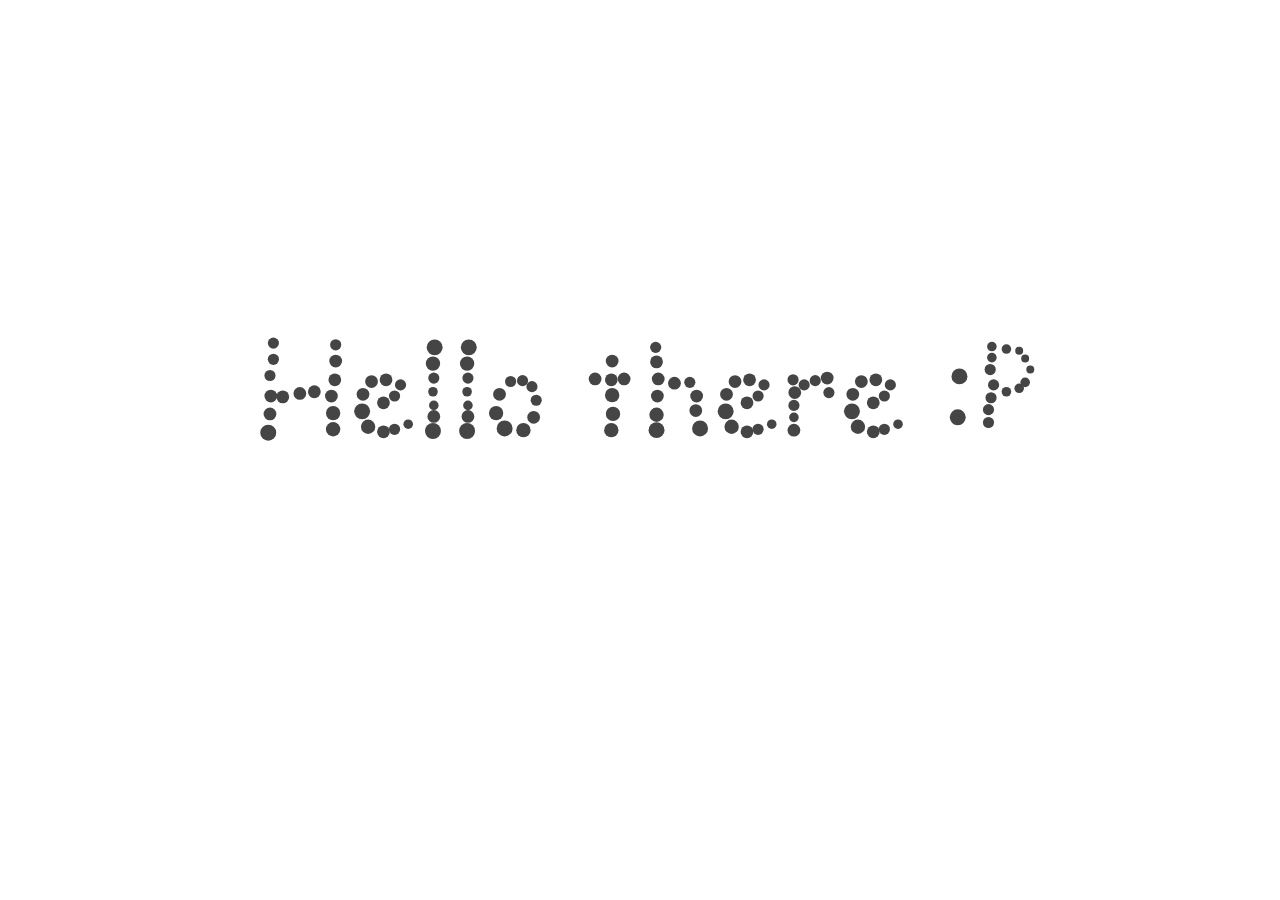
<file: bubble-words/index.html>
<!DOCTYPE html>
<html>
  <head>
    <script type="text/javascript" src="https://code.jquery.com/jquery-1.10.2.min.js"></script>
    <script type="text/javascript" src="alphabet.js"></script>
    <link rel="stylesheet" type="text/css" href="style.css">
  </head>
  <body>
    <canvas id="myCanvas"></canvas>

    <script type="text/javascript" src="bubbles.js"></script>
    <script type="text/javascript" src="index.js"></script>
  </body>
</html>
</file>
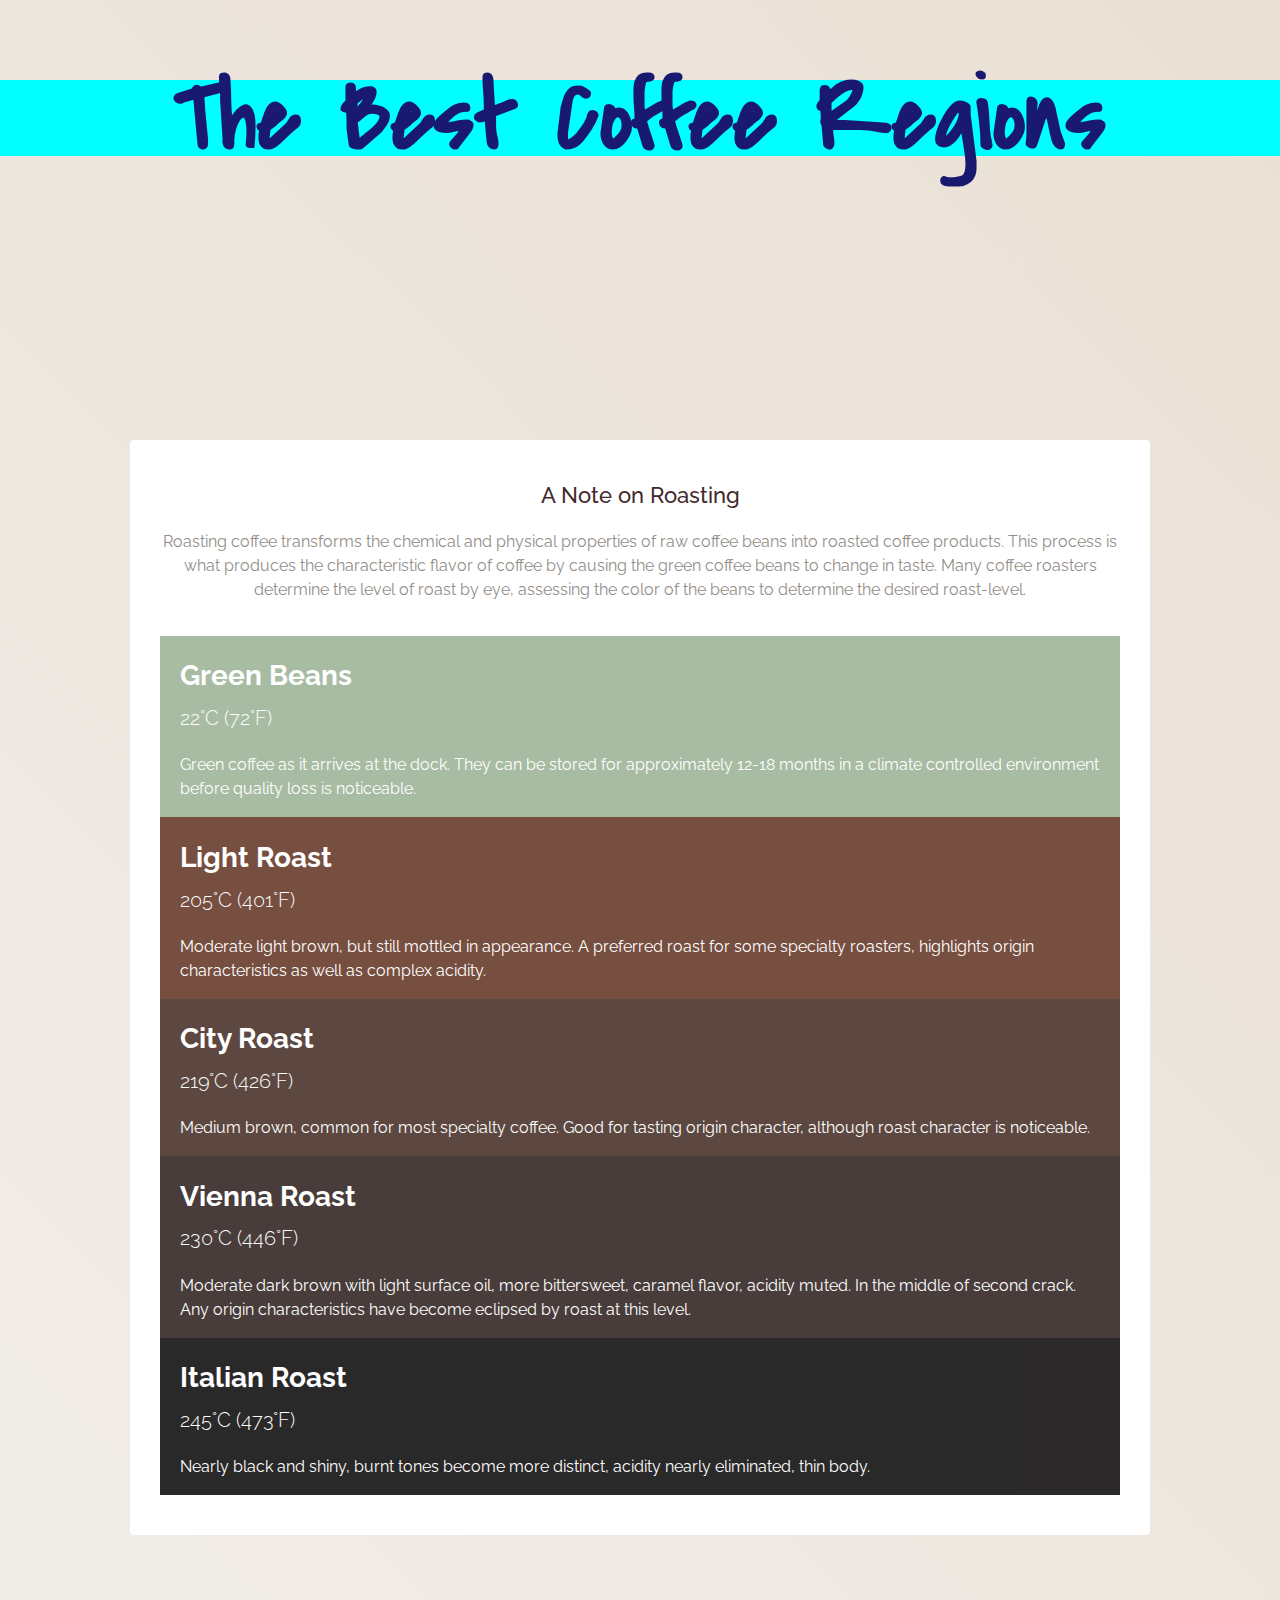
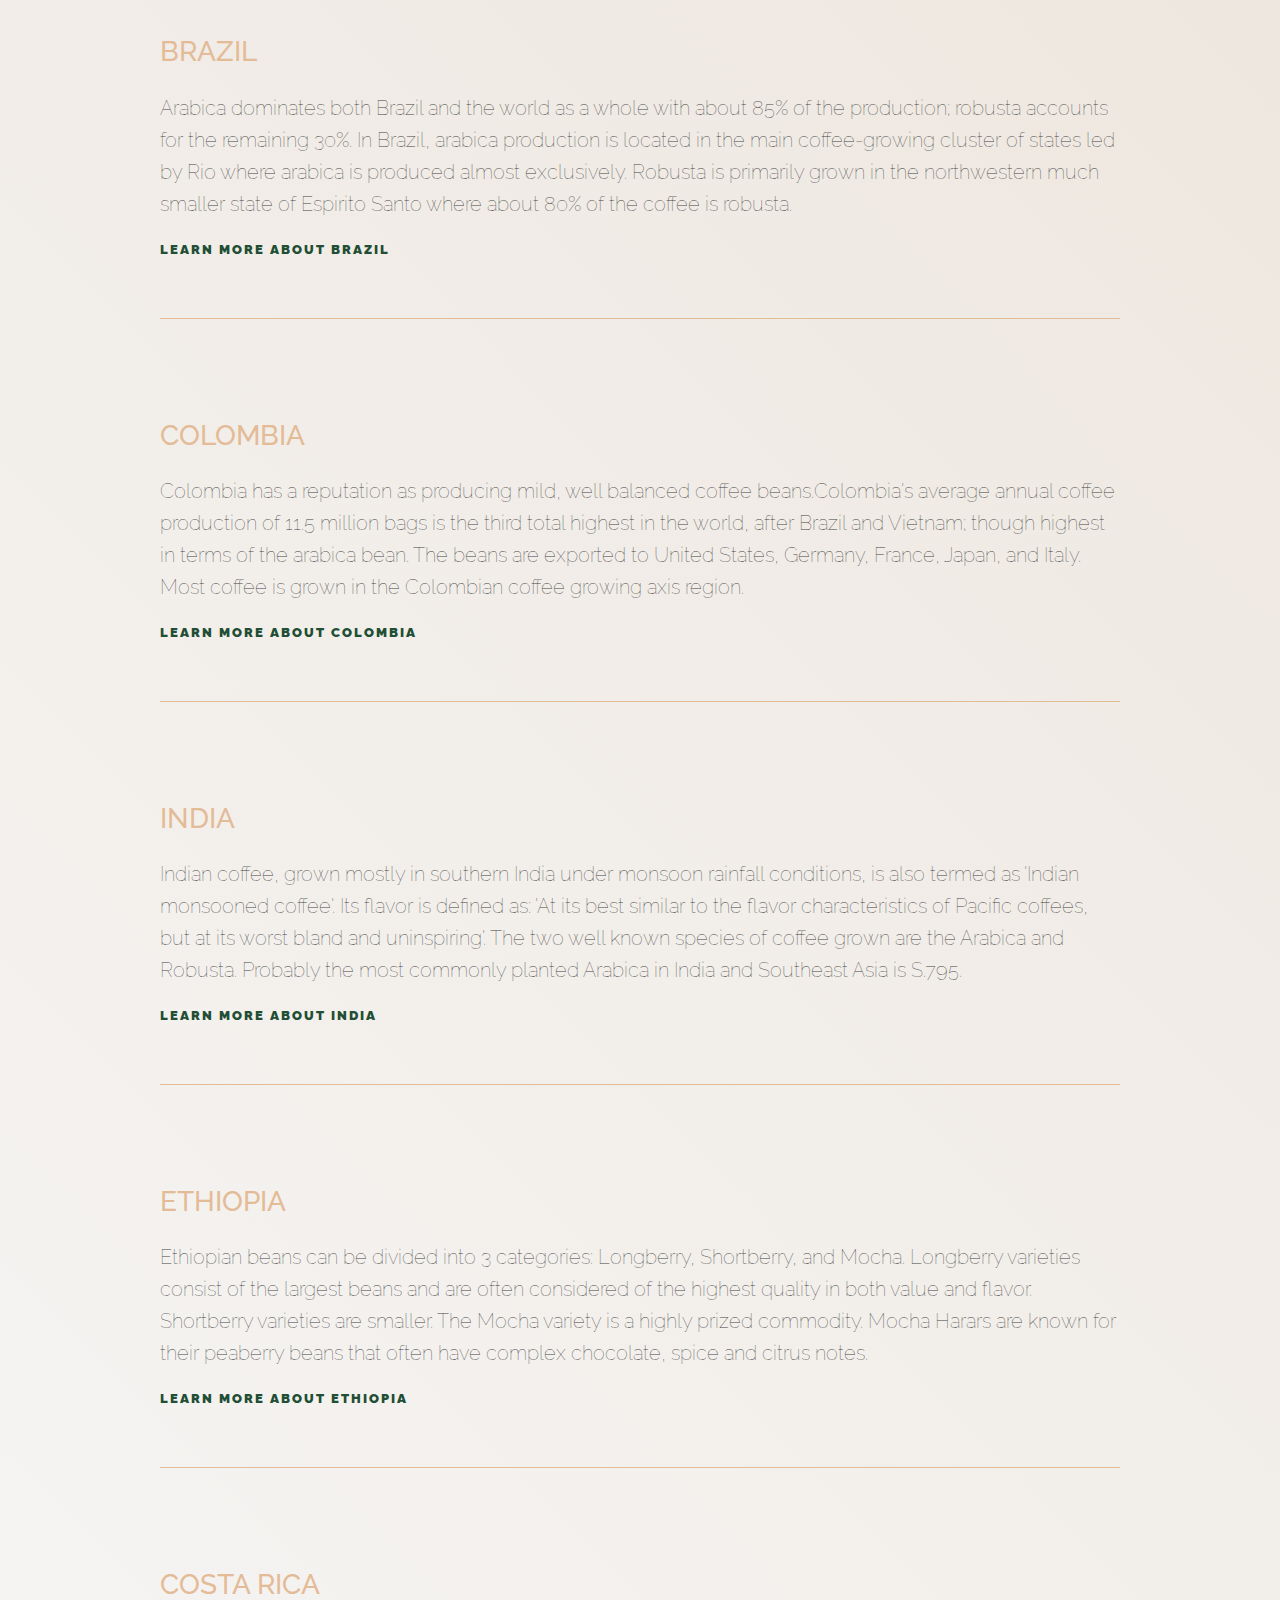
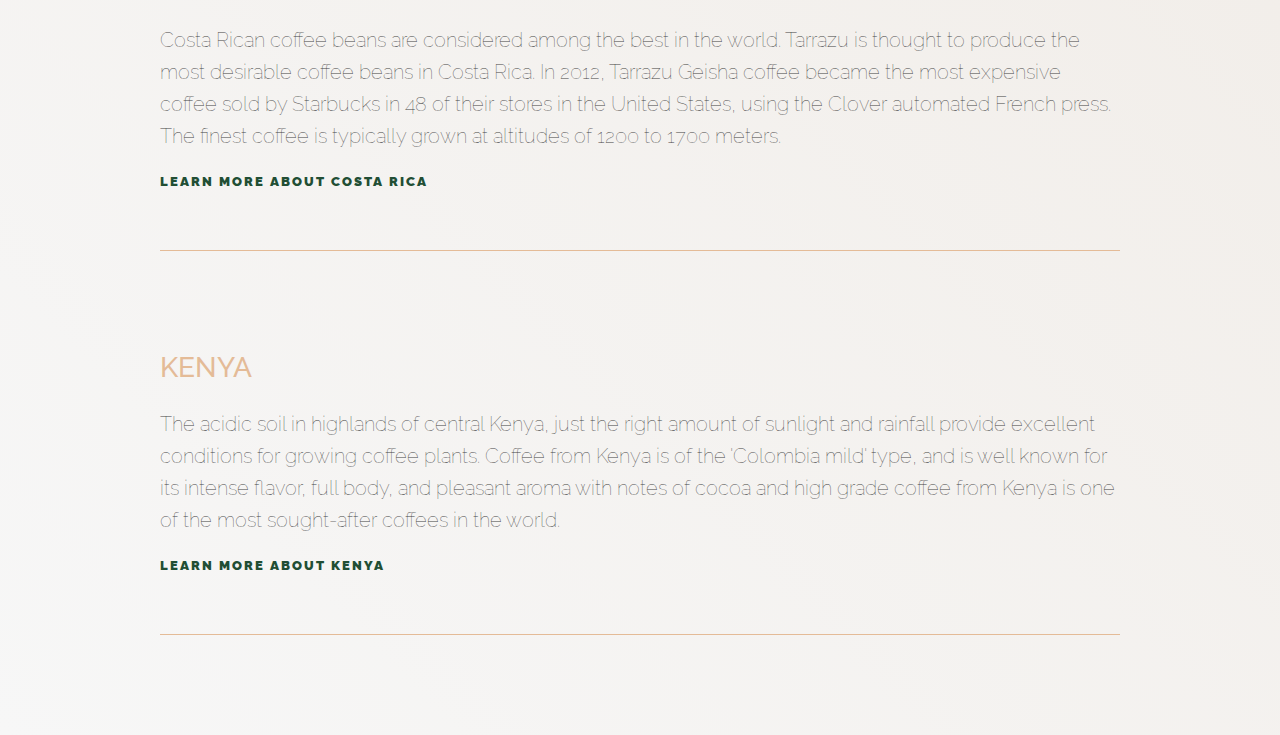
<file: coffee-regions/index.html>
<!DOCTYPE html>
<html>
<head>
  <title>The Best Coffee - By Region</title>
  <link href='https://fonts.googleapis.com/css?family=Covered+By+Your+Grace|Raleway:100,500,600,800' rel='stylesheet'>
  <link rel='stylesheet' href='style.css'>
</head>
<body>

  <div class='header'>
    <h1>The Best Coffee Regions</h1>
  </div>

  <div class='roasting'>
    <h3>A Note on Roasting</h3>
    <p>Roasting coffee transforms the chemical and physical properties of raw coffee beans into roasted coffee products. This process is what produces the characteristic flavor of coffee by causing the green coffee beans to change in taste. Many coffee roasters determine the level of roast by eye, assessing the color of the beans to determine the desired roast-level.</p>
  <br>
      <div class='spectrum'>
        <div class='green'>
          <h4>Green Beans</h4>
          <h5>22&degC (72&degF)</h5>
          <p>Green coffee as it arrives at the dock. They can be stored for approximately 12-18 months in a climate controlled environment before quality loss is noticeable.</p>
        </div>
        <div class='light'>
          <h4>Light Roast</h4>
          <h5>205&degC (401&degF)</h5>
          <p>Moderate light brown, but still mottled in appearance. A preferred roast for some specialty roasters, highlights origin characteristics as well as complex acidity.</p>
        </div>
        <div class='city'>
          <h4>City Roast</h4>
          <h5>219&degC (426&degF)</h5>
          <p>Medium brown, common for most specialty coffee. Good for tasting origin character, although roast character is noticeable.</p>
        </div>
        <div class='vienna'>
          <h4>Vienna Roast</h4>
          <h5>230&degC (446&degF)</h5>
          <p>Moderate dark brown with light surface oil, more bittersweet, caramel flavor, acidity muted. In the middle of second crack. Any origin characteristics have become eclipsed by roast at this level.</p>
        </div>
        <div class='italian'>
          <h4>Italian Roast</h4>
          <h5>245&degC (473&degF)</h5>
          <p>Nearly black and shiny, burnt tones become more distinct, acidity nearly eliminated, thin body.</p>
        </div>
      </div>
  </div>

  <ul>
    <li>
      <h2>Brazil</h2>
      <p>Arabica dominates both Brazil and the world as a whole with about 85% of the production; robusta accounts for the remaining 30%. In Brazil, arabica production is located in the main coffee-growing cluster of states led by Rio where arabica is
        produced almost exclusively. Robusta is primarily grown in the northwestern much smaller state of Espirito Santo where about 80% of the coffee is robusta.</p>
      <a href='#'>Learn More about Brazil</a>
    </li>
    <li>
      <h2>Colombia</h2>
      <p>Colombia has a reputation as producing mild, well balanced coffee beans.Colombia's average annual coffee production of 11.5 million bags is the third total highest in the world, after Brazil and Vietnam; though highest in terms of the arabica
        bean. The beans are exported to United States, Germany, France, Japan, and Italy. Most coffee is grown in the Colombian coffee growing axis region.</p>
      <a href='#'>Learn More about Colombia</a>
    </li>
    <li>
      <h2>India</h2>
      <p>Indian coffee, grown mostly in southern India under monsoon rainfall conditions, is also termed as 'Indian monsooned coffee'. Its flavor is defined as: 'At its best similar to the flavor characteristics of Pacific coffees, but at its worst bland and uninspiring'. The two well known species of coffee grown are the Arabica and Robusta. Probably the most commonly planted Arabica in India and Southeast Asia is S.795.</p>
      <a href='#'>Learn More about India</a>
    </li>
    <li>
      <h2>Ethiopia</h2>
      <p>Ethiopian beans can be divided into 3 categories: Longberry, Shortberry, and Mocha. Longberry varieties consist of the largest beans and are often considered of the highest quality in both value and flavor. Shortberry varieties are smaller. The Mocha variety is a highly prized commodity. Mocha Harars are known for their peaberry beans that often have complex chocolate, spice and citrus notes.</p>
      <a href='#'>Learn More about Ethiopia</a>
    </li>
    <li>
      <h2>Costa Rica</h2>
      <p>Costa Rican coffee beans are considered among the best in the world. Tarrazu is thought to produce the most desirable coffee beans in Costa Rica. In 2012, Tarrazu Geisha coffee became the most expensive coffee sold by Starbucks in 48 of their stores in the United States, using the Clover automated French press. The finest coffee is typically grown at altitudes of 1200 to 1700 meters.</p>
      <a href='#'>Learn More about Costa Rica</a>
    </li>
    <li>
      <h2>Kenya</h2>
      <p>The acidic soil in highlands of central Kenya, just the right amount of sunlight and rainfall provide excellent conditions for growing coffee plants. Coffee from Kenya is of the 'Colombia mild' type, and is well known for its intense flavor, full body, and pleasant aroma with notes of cocoa and high grade coffee from Kenya is one of the most sought-after coffees in the world.</p>
      <a href='#'>Learn More about Kenya</a>
    </li>
  </ul>

</body>
</html>
</file>
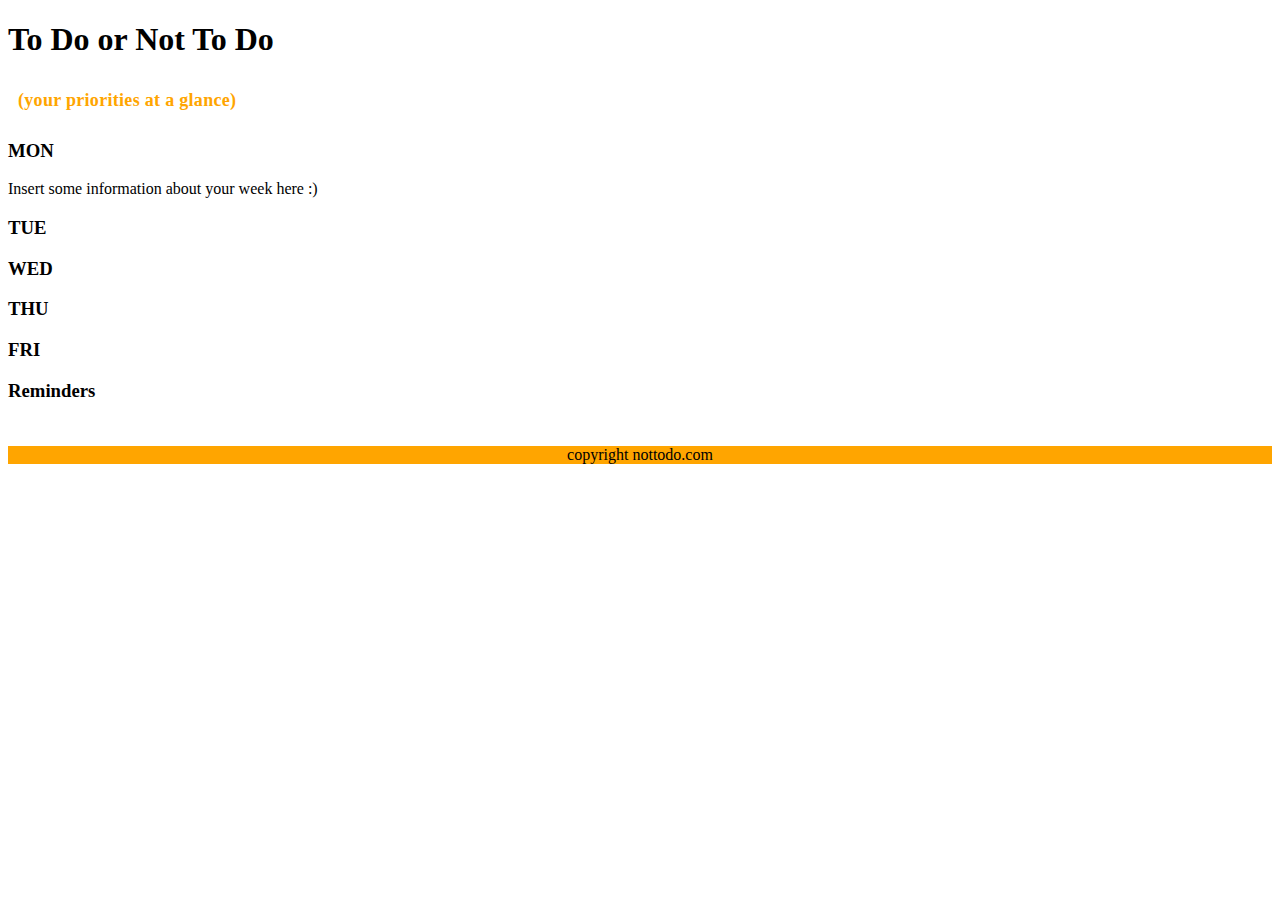
<file: Flexbox To-Do App/index.html>
<!DOCTYPE html>
<html>

<head>
  <title>To Do App</title>
  <link rel='stylesheet' href='style.css'>
  <link href='https://fonts.googleapis.com/css?family=Quicksand' rel='stylesheet'>
  <link href='https://fonts.googleapis.com/css?family=Rock+Salt' rel='stylesheet'>
</head>
<body>

  <!-- Header -->
  <div id='header'>
    <h1>To Do or Not To Do</h1>
    <h2 class='tagline'>(your priorities at a glance)</h2>
  </div>

  <!-- App Container -->
  <div class='container'>

    <!-- To Do Section -->
    <div class='week'>
      <div class='row secondary-background'>
        <div class='day square'><h3>MON</h3></div>
        <div class='task square'>
          <p> Insert some information about your week here :) </p>
        </div>
        <div class='task square'></div>
        <div class='task square'></div>
      </div>
      <div class='row'>
        <div class='day square'><h3>TUE</h3></div>
        <div class='task square'></div>
        <div class='task square'></div>
        <div class='task square'></div>
      </div>
      <div class='row secondary-background'>
        <div class='day square'><h3>WED</h3></div>
        <div class='task square'></div>
        <div class='task square'></div>
        <div class='task square'></div>
      </div>
      <div class='row'>
        <div class='day square'><h3>THU</h3></div>
        <div class='task square'></div>
        <div class='task square'></div>
        <div class='task square'></div>
      </div>
      <div class='row secondary-background'>
        <div class='day square'><h3>FRI</h3></div>
        <div class='task square'></div>
        <div class='task square'></div>
        <div class='task square'></div>
      </div>
    </div>

    <!-- Reminders Section -->
    <div class='reminders'>
      <h3>Reminders</h3>
    </div>
  </div>

  <!-- Footer -->
  <footer>
    <span class='tagline'>copyright nottodo.com</span>
  </footer>
</body>
</html>
</file>
<file: bubble-words/style.css>
* {
    box-sizing: border-box;
  }
  
  .footer {
    font-family: Helvetica, sans-serif;
    height: 100px;
    width: 100%;
    position: fixed;
    bottom: 0px;
    display: flex;
    align-items: center;
    justify-content: center;
  }
  
  .button {
    width: 150px;
    height: 50px;
    display: flex;
    align-items: center;
    justify-content: center;
    border: 2px solid rgb(32, 64, 86);
    color: rgb(32, 64, 86);
    transition: background-color 0.2s, color 0.2s;
  }
  
  .button:hover {
    cursor: pointer;
    background-color: rgb(32, 64, 86);;
    color: white;
    transition: background-color 0.2s, color 0.2s;
  }
</file>
<file: coffee-regions/style.css>
body {
    padding: 0;
    margin: 0;
    background: #F7F7F7;
    /* Old browsers */
    background: -moz-linear-gradient(45deg, #F7F7F7 0%, #EAE0D5 100%);
    /* FF3.6-15 */
    background: -webkit-linear-gradient(45deg, #F7F7F7 0%, #EAE0D5 100%);
    /* Chrome10-25,Safari5.1-6 */
    background: linear-gradient(45deg, #F7F7F7 0%, #EAE0D5 100%);
  }
  
  /** Header styles **/
  .header {
    background-image: url(https://images.unsplash.com/photo-1455267847942-f4fdb784f0c5?dpr=1&auto=format&crop=entropy&fit=crop&w=1500&h=1000&q=80&cs=tinysrgb);
    height: 400px;
    background-position: center center;
  }
  
  .roasting {
    margin: 40px auto;
    padding: 20px 30px 40px 30px;
    background-color: #FFFFFF;
    overflow: auto;
    width: 75%;
    border-radius: 4px;
    align-self: center;
  }
  
  .roasting p {
    color: #938E89;
    text-align: center;
    line-height: 24px;
    font-family: 'Raleway', sans-serif;
    font-size: 16px;
    font-weight: 400;
  }
  
  .spectrum div {
    font: inherit;
    padding: 0 20px;
    color: #FFFFFF;
    overflow: auto;
    opacity: 0.9;
  }
  
  .spectrum p {
    color: #FFFFFF;
    text-align: left;
  }
  
  /* Roast types */
  .green {
    background-color: #9EB599;
  }
  
  .light {
    background-color: #683C2C;
  }
  
  .city {
    background-color: #4C352D;
  }
  
  .vienna {
    background-color: #352926;
  }
  
  .italian {
    background-color: #141212;
  }
  
  /* Typography */
  h1 {
    color: #41292C;
    font-family: 'Covered By Your Grace', sans-serif;
    font-size: 100px;
    line-height: 76px;
    margin: 0;
    position: relative;
    text-align: center;
    top: 20%;
    color: midnightblue;
    background-color: aqua;
  }
  
  h2 {
    color: #E4BB97;
    font-family: 'Raleway', sans-serif;
    font-size: 28px;
    font-weight: 500;
    text-align: left;
    text-transform: uppercase;
  }
  
  h3 {
    color: #41292C;
    font-family: 'Raleway', sans-serif;
    font-size: 22px;
    font-weight: 500;
    text-align: center;
  }
  
  h4 {
    font-family: 'Raleway', sans-serif;
    font-size: 28px;
    font-weight: 700;
    line-height: .2em;
  }
  
  h5 {
    font-family: 'Raleway', sans-serif;
    font-size: 20px;
    line-height: .2em;
    font-weight: 300;
  }
  
  /* Page elements */
  ul {
    margin: 0 auto;
    padding: 0;
    width: 75%;
  }
  
  li {
    border-bottom: 1px solid #E4BB97;
    list-style: none;
    margin: 100px 0px;
    padding-bottom: 60px;
  }
  
  p {
    color: #444444;
    line-height: 32px;
    font-family: 'Raleway', sans-serif;
    font-size: 20px;
    font-weight: 100;
  }
  
  a {
    color: #214E34;
    font-family: 'Raleway', sans-serif;
    font-size: 13px;
    font-weight: 900;
    text-align: left;
    text-transform: uppercase;
    text-decoration: none;
    letter-spacing: 2px;
  }
</file>
<file: Flexbox To-Do App/style.css>
header, footer {
    background-color: #ffa500;
    text-align: center;
    min-width: 500px;
  }
  
  main {
    display: grid;
    grid-template-columns: 250px 250px;
    grid-template-rows: repeat(3, 450px);
    gap: 20px;
    margin-top: 44px;
    justify-items: center;
    justify-content: center;
    align-items: stretch;
    align-content: center;
    grid-auto-rows: 500px;
    grid-auto-flow: column;
  }
  
  h2 {
    font-family: Poppins;
    font-size: 18px;
    font-weight: 600;
    letter-spacing: 0.3px;
    text-align: left;
    color: #ffa500;
    padding: 10px 0px 10px 10px;
  }
  
  img {
    width: 100%;
    height: auto;
  }
  
  .recipe {
    box-shadow: 0 1px 1px 0 rgba(0, 0, 0, 0.5);
    width: 200px;
  }
  
  .time {
    padding-left: 10px;
    padding-top: 10px;
    width: 20px;
    height: auto;
  }
  
  .mins {
    display: inline-block;
    font-family: Poppins;
    font-size: 14px;
    font-weight: 500;
    letter-spacing: 0.3px;
    text-align: left;
    color: #4a4a4a;
    position: relative;
    bottom: 5px;
  }
  
  .description {
    font-family: Work Sans;
    font-size: 14px;
    font-weight: 300;
    line-height: 1.29;
    letter-spacing: 0.1px;
    text-align: left;
    color: #4a4a4a;
    padding: 10px 0px 10px 10px;
    border-top: 1px solid #4a4a4a;
  }
  
  .logo {
    width: 115px;
    height: 21.1px;
    object-fit: contain;
    padding: 20px;
  }
  
  .container {
    min-width: 500px;
    margin: auto;
  }
  
  footer {
    margin-top: 44px;
  }
</file>
